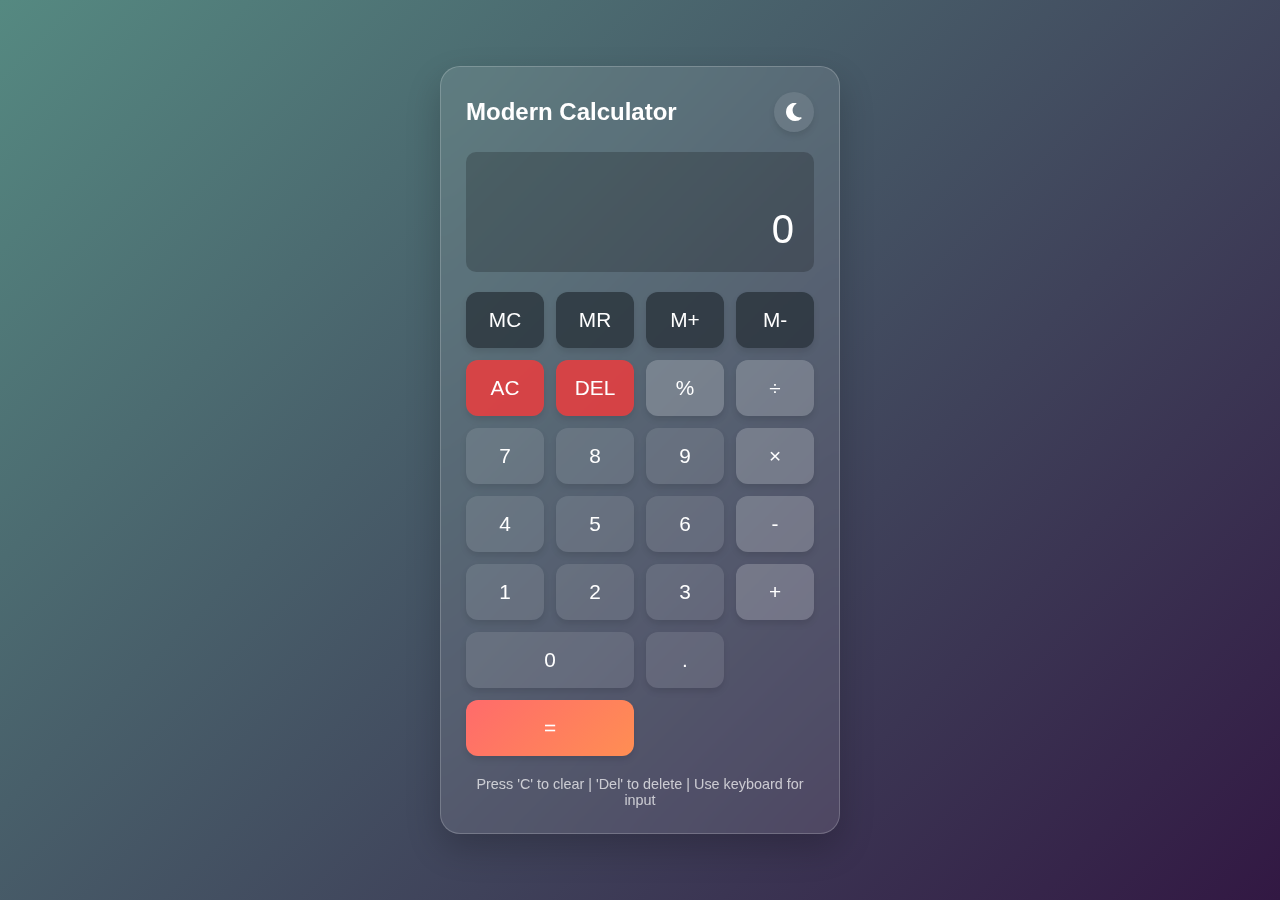
<file: modern Calculator/index.html>
<!DOCTYPE html>
<html lang="en">
<head>
    <meta charset="UTF-8">
    <meta name="viewport" content="width=device-width, initial-scale=1.0">
    <title>Modern Calculator</title>
    <link rel="stylesheet" href="https://cdnjs.cloudflare.com/ajax/libs/font-awesome/6.4.0/css/all.min.css">
    <link href="https://fonts.googleapis.com/css2?family=Poppins:wght@300;400;500;600;700&family=Montserrat:wght@700;800;900&display=swap" rel="stylesheet">
    <link rel="stylesheet" href="style.css">
</head>
<body>
    <div class="calculator-container">
        <div class="calculator-header">
            <div class="calculator-title">Modern Calculator</div>
            <button class="theme-toggle" id="themeToggle">
                <i class="fas fa-moon"></i>
            </button>
        </div>
        
        <div class="display">
            <div class="previous-operand" id="previousOperand"></div>
            <div class="current-operand" id="currentOperand">0</div>
        </div>
        
        <div class="calculator-keys">
            <button class="memory" data-action="mc">MC</button>
            <button class="memory" data-action="mr">MR</button>
            <button class="memory" data-action="m-plus">M+</button>
            <button class="memory" data-action="m-minus">M-</button>
            
            <button class="clear" data-action="clear">AC</button>
            <button class="delete" data-action="delete">DEL</button>
            <button class="operator" data-action="percent">%</button>
            <button class="operator" data-operation="÷">÷</button>
            
            <button data-number="7">7</button>
            <button data-number="8">8</button>
            <button data-number="9">9</button>
            <button class="operator" data-operation="×">×</button>
            
            <button data-number="4">4</button>
            <button data-number="5">5</button>
            <button data-number="6">6</button>
            <button class="operator" data-operation="-">-</button>
            
            <button data-number="1">1</button>
            <button data-number="2">2</button>
            <button data-number="3">3</button>
            <button class="operator" data-operation="+">+</button>
            
            <button class="zero" data-number="0">0</button>
            <button data-number=".">.</button>
            <button class="equals" data-action="calculate">=</button>
        </div>
        
        <div class="calculator-footer">
            Press 'C' to clear | 'Del' to delete | Use keyboard for input
        </div>
    </div>

    <footer>
        <div class="footer-content">
            <!-- &copy; 2024 ApexcifyTechnologys Assignment. All rights reserved. -->
        </div>
    </footer>
    <script src="script.js"></script>
    <!-- <script src="script.js"></script> -->
</body>
</html>
</file>
<file: modern Calculator/style.css>
* {
            margin: 0;
            padding: 0;
            box-sizing: border-box;
            font-family: 'Segoe UI', Tahoma, Geneva, Verdana, sans-serif;
        }

        body {
            display: flex;
            justify-content: center;
            align-items: center;
            min-height: 100vh;
            background: linear-gradient(135deg, #558981, #321843);
            padding: 20px;
        }

        .calculator-container {
            width: 100%;
            max-width: 400px;
            background: rgba(255, 255, 255, 0.1);
            backdrop-filter: blur(10px);
            border-radius: 20px;
            padding: 25px;
            box-shadow: 0 15px 35px rgba(0, 0, 0, 0.2);
            border: 1px solid rgba(255, 255, 255, 0.2);
        }

        .calculator-header {
            display: flex;
            justify-content: space-between;
            align-items: center;
            margin-bottom: 20px;
            color: white;
        }

        .calculator-title {
            font-size: 1.5rem;
            font-weight: 600;
        }

        .theme-toggle {
            background: rgba(255, 255, 255, 0.1);
            border: none;
            width: 40px;
            height: 40px;
            border-radius: 50%;
            display: flex;
            justify-content: center;
            align-items: center;
            color: white;
            cursor: pointer;
            transition: all 0.3s ease;
        }

        .theme-toggle:hover {
            background: rgba(255, 255, 255, 0.2);
        }

        .display {
            background: rgba(0, 0, 0, 0.2);
            border-radius: 10px;
            padding: 20px;
            margin-bottom: 20px;
            text-align: right;
            min-height: 120px;
            display: flex;
            flex-direction: column;
            justify-content: flex-end;
            overflow: hidden;
            word-wrap: break-word;
            word-break: break-all;
        }

        .previous-operand {
            color: rgba(255, 255, 255, 0.7);
            font-size: 1.2rem;
            margin-bottom: 10px;
            min-height: 1.2rem;
        }

        .current-operand {
            color: white;
            font-size: 2.5rem;
            font-weight: 500;
        }

        .calculator-keys {
            display: grid;
            grid-template-columns: repeat(4, 1fr);
            grid-gap: 12px;
        }

        button {
            border: none;
            outline: none;
            padding: 16px;
            border-radius: 12px;
            font-size: 1.3rem;
            font-weight: 500;
            cursor: pointer;
            transition: all 0.2s ease;
            background: rgba(255, 255, 255, 0.1);
            color: white;
            box-shadow: 0 4px 6px rgba(0, 0, 0, 0.1);
        }

        button:hover {
            background: rgba(88, 62, 204, 0.986);
            transform: translateY(-2px);
        }

        button:active {
            transform: translateY(1px);
            box-shadow: 0 2px 3px rgba(0, 0, 0, 0.1);
        }

        .operator {
            background: rgba(255, 255, 255, 0.2);
        }

        .operator:hover {
            background: rgb(237, 102, 102);
        }

        .equals {
            background: linear-gradient(135deg, #ff6b6b, #ff8e53);
            grid-column: span 2;
        }

        .equals:hover {
            background: linear-gradient(135deg, #ff5252, #ff7b3a);
        }

        .clear, .delete {
            background: rgba(249, 57, 57, 0.785);
        }

        .clear:hover, .delete:hover {
            background: rgba(255, 107, 107, 0.96);
        }

        .memory {
            background: rgba(35, 43, 51, 0.692);
        }

        .memory:hover {
            background: rgb(77, 171, 247);
        }

        .zero {
            grid-column: span 2;
        }

        .calculator-footer {
            margin-top: 20px;
            text-align: center;
            color: rgba(255, 255, 255, 0.7);
            font-size: 0.9rem;
        }

        /* Dark theme */
        .dark-theme {
            background: linear-gradient(135deg, #232526, #414345);
        }

        .dark-theme .calculator-container {
            background: rgba(0, 0, 0, 0.2);
            border: 1px solid rgba(255, 255, 255, 0.1);
        }

        /* Responsive design */
        @media (max-width: 480px) {
            .calculator-container {
                padding: 15px;
            }
            
            button {
                padding: 14px;
                font-size: 1.1rem;
            }
            
            .current-operand {
                font-size: 2rem;
            }
        }
</file>
